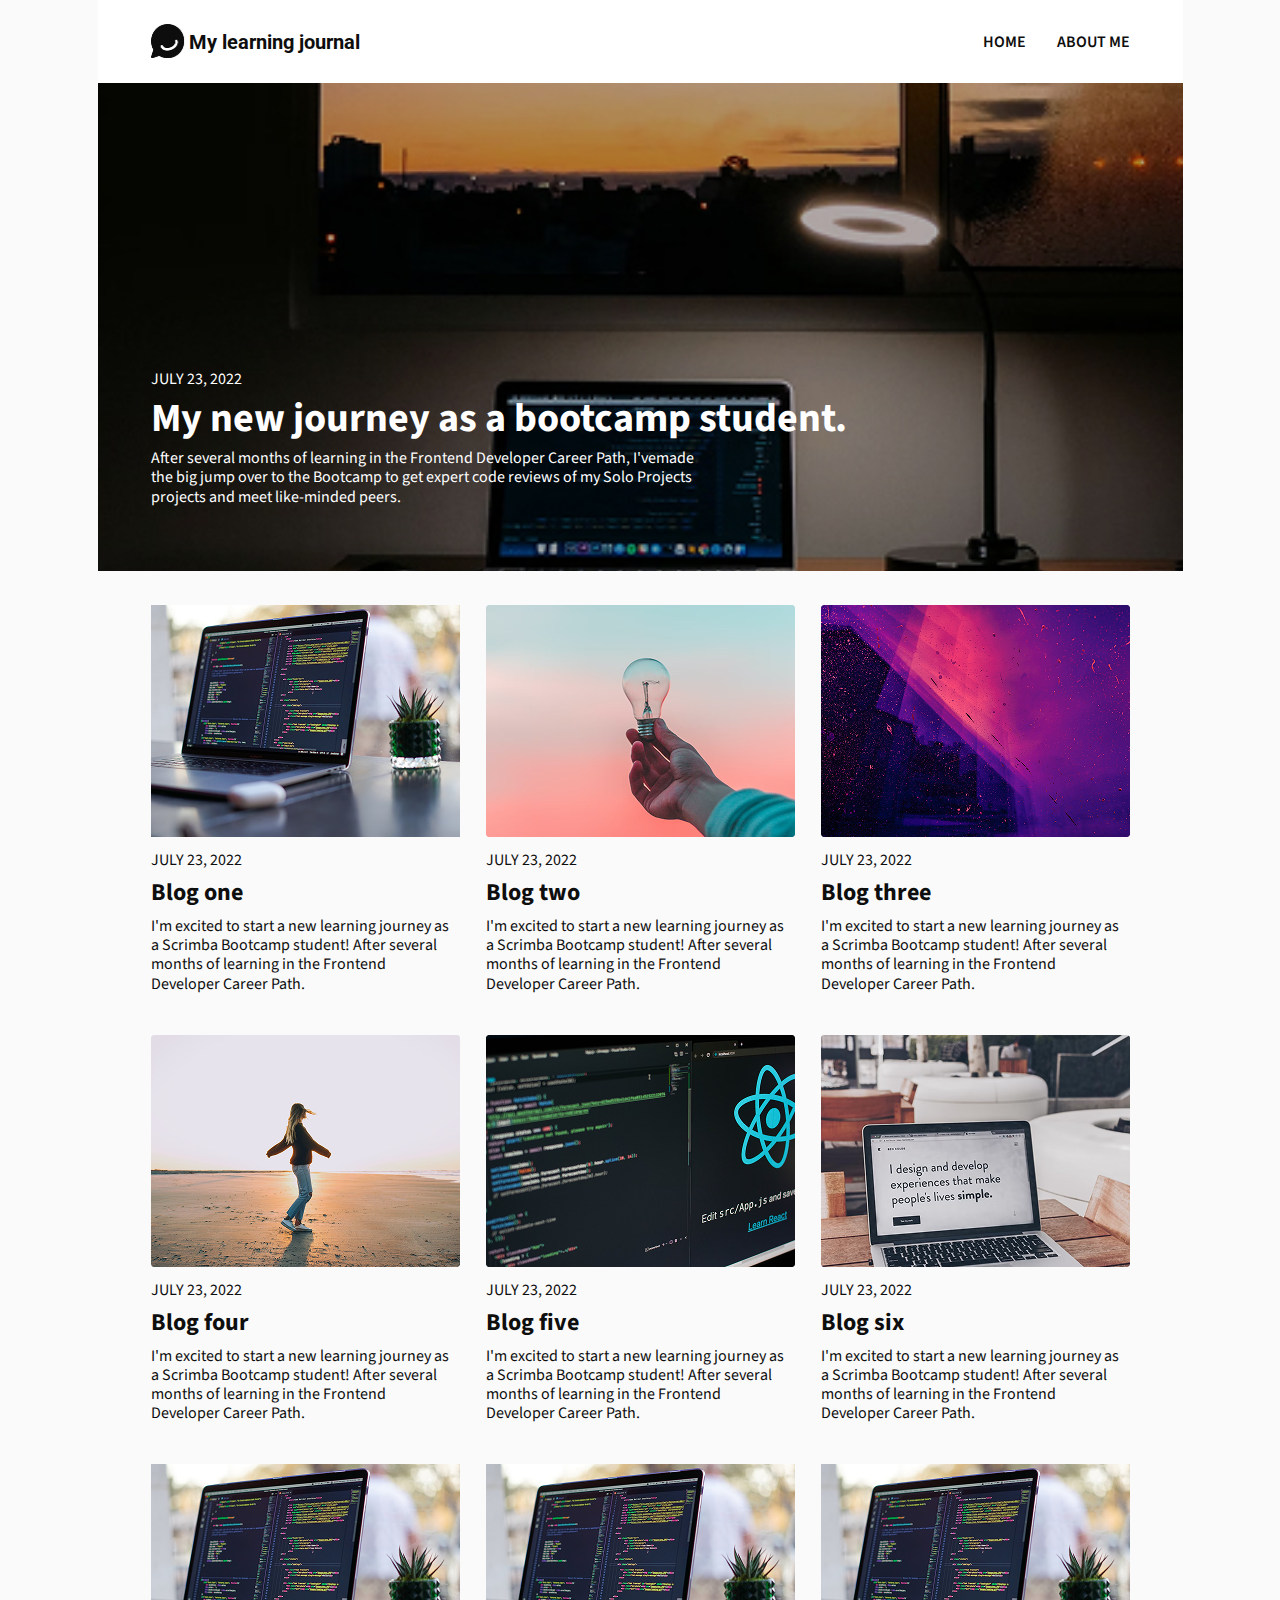
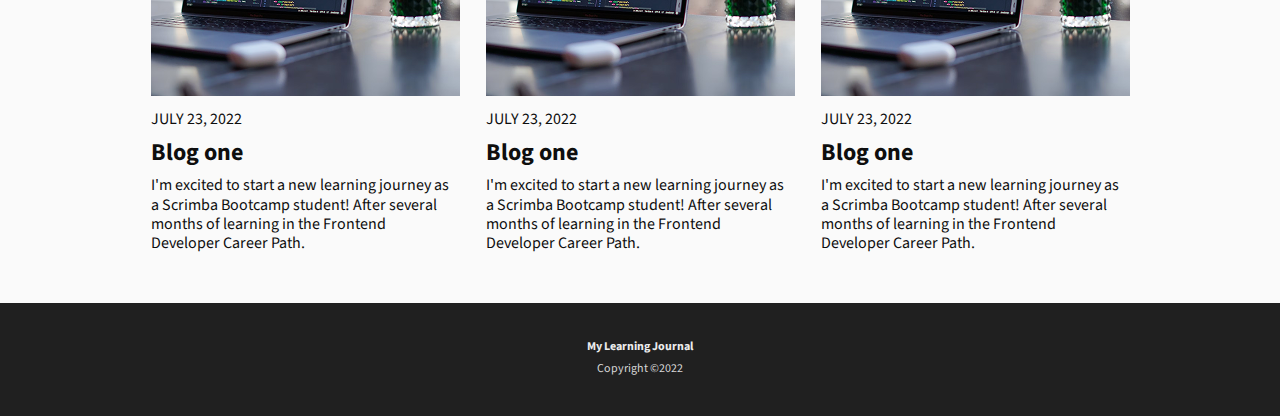
<file: index.html>
<!DOCTYPE html>
<html lang="en">

<head>
    <meta charset="UTF-8">
    <meta name="viewport" content="width=device-width, initial-scale=1.0">
    <!-- Google fonts -->
    <link rel="preconnect" href="https://fonts.googleapis.com">
    <link rel="preconnect" href="https://fonts.gstatic.com" crossorigin>
    <link
        href="https://fonts.googleapis.com/css2?family=Roboto:ital,wght@0,100..900;1,100..900&family=Source+Sans+3:ital,wght@0,200..900;1,200..900&display=swap"
        rel="stylesheet">
    <!-- style -->
    <link rel="stylesheet" href="index.css">
    <title>Learning Journal</title>
</head>

<body>
    <!-- Header -->
    <header class="header flex container">
        <div class="logo-container flex">
            <img src="/assets/logo.png" alt="Learning journal logo." class="logo">
            <span class="logo-title">My learning journal</span>
        </div>
        <nav>
            <ul class="navigation flex" role="list">
                <li>
                    <a href="index.html">Home</a>
                </li>
                <li>
                    <a href="about.html">About Me</a>
                </li>
            </ul>
        </nav>
    </header>
    <!-- Hero section -->
    <section class="hero">
        <img src="assets/hero.jpg"
            alt="A dark workspace featuring a laptop with code on the screen, a ring desk lamp, and a window view of a city at twilight.">

        <article class="container hero-post">
            <a href="blog.html">
                <p class="hero-article-date">JULY 23, 2022</p>
                <h1 class="hero-article-title">My new journey as a bootcamp student.</h1>
                <p class="hero-article-preview">
                    After several months of learning in the Frontend Developer Career Path, I'vemade the big jump over
                    to
                    the Bootcamp to get expert code reviews of my Solo Projects projects and
                    meet like-minded peers.
                </p>
            </a>
        </article>


    </section>

    <!-- Article listing section -->
    <section class="article-listing container grid">
        <article>
            <img src="assets/blog-1.png" alt="A laptop with code on the screen.">
            <p class="article-date">JULY 23, 2022</p>
            <h2 class="article-title">Blog one</h1>
                <p class="article-preview">
                    I'm excited to start a new learning journey as a Scrimba Bootcamp student! After several months of
                    learning in the Frontend Developer Career Path.
                </p>
        </article>

        <article>
            <img src="assets/blog-2.png" alt="A laptop with code on the screen.">
            <p class="article-date">JULY 23, 2022</p>
            <h2 class="article-title">Blog two</h1>
                <p class="article-preview">
                    I'm excited to start a new learning journey as a Scrimba Bootcamp student! After several months of
                    learning in the Frontend Developer Career Path.
                </p>
        </article>

        <article>
            <img src="assets/blog-3.png" alt="A laptop with code on the screen.">
            <p class="article-date">JULY 23, 2022</p>
            <h2 class="article-title">Blog three</h1>
                <p class="article-preview">
                    I'm excited to start a new learning journey as a Scrimba Bootcamp student! After several months of
                    learning in the Frontend Developer Career Path.
                </p>
        </article>

        <article>
            <img src="assets/blog-4.png" alt="A laptop with code on the screen.">
            <p class="article-date">JULY 23, 2022</p>
            <h2 class="article-title">Blog four</h1>
                <p class="article-preview">
                    I'm excited to start a new learning journey as a Scrimba Bootcamp student! After several months of
                    learning in the Frontend Developer Career Path.
                </p>
        </article>

        <article>
            <img src="assets/blog-5.png" alt="A laptop with code on the screen.">
            <p class="article-date">JULY 23, 2022</p>
            <h2 class="article-title">Blog five</h1>
                <p class="article-preview">
                    I'm excited to start a new learning journey as a Scrimba Bootcamp student! After several months of
                    learning in the Frontend Developer Career Path.
                </p>
        </article>

        <article>
            <img src="assets/blog-6.png" alt="A laptop with code on the screen.">
            <p class="article-date">JULY 23, 2022</p>
            <h2 class="article-title">Blog six</h1>
                <p class="article-preview">
                    I'm excited to start a new learning journey as a Scrimba Bootcamp student! After several months of
                    learning in the Frontend Developer Career Path.
                </p>
        </article>

        <!-- view more desktop -->
        <article>
            <img src="assets/blog-1.png" alt="A laptop with code on the screen.">
            <p class="article-date">JULY 23, 2022</p>
            <h2 class="article-title">Blog one</h1>
                <p class="article-preview">
                    I'm excited to start a new learning journey as a Scrimba Bootcamp student! After several months of
                    learning in the Frontend Developer Career Path.
                </p>
        </article>

        <article>
            <img src="assets/blog-1.png" alt="A laptop with code on the screen.">
            <p class="article-date">JULY 23, 2022</p>
            <h2 class="article-title">Blog one</h1>
                <p class="article-preview">
                    I'm excited to start a new learning journey as a Scrimba Bootcamp student! After several months of
                    learning in the Frontend Developer Career Path.
                </p>
        </article>

        <article>
            <img src="assets/blog-1.png" alt="A laptop with code on the screen.">
            <p class="article-date">JULY 23, 2022</p>
            <h2 class="article-title">Blog one</h1>
                <p class="article-preview">
                    I'm excited to start a new learning journey as a Scrimba Bootcamp student! After several months of
                    learning in the Frontend Developer Career Path.
                </p>
        </article>
    </section>

    <footer class="footer">
        <h3>My Learning Journal</h3>
        <span>Copyright ©2022</span>
    </footer>

</body>

</html>
</file>
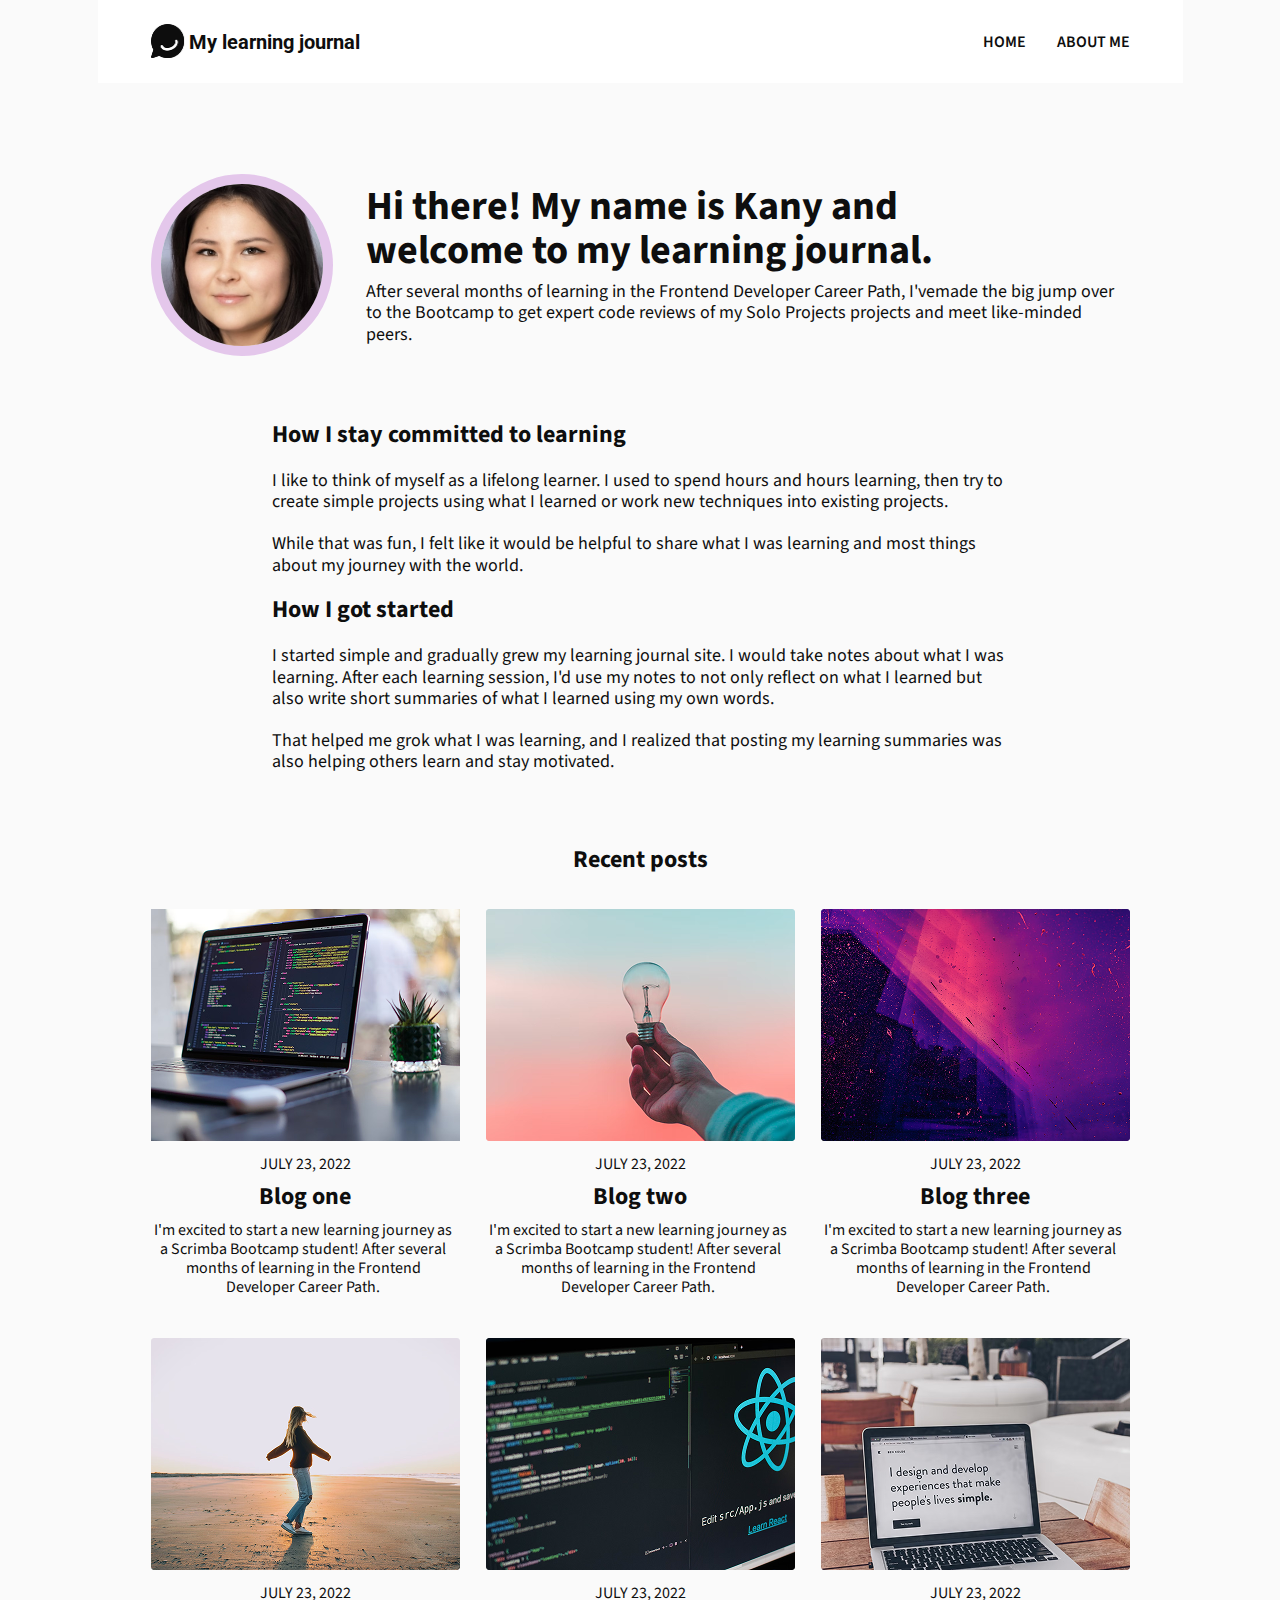
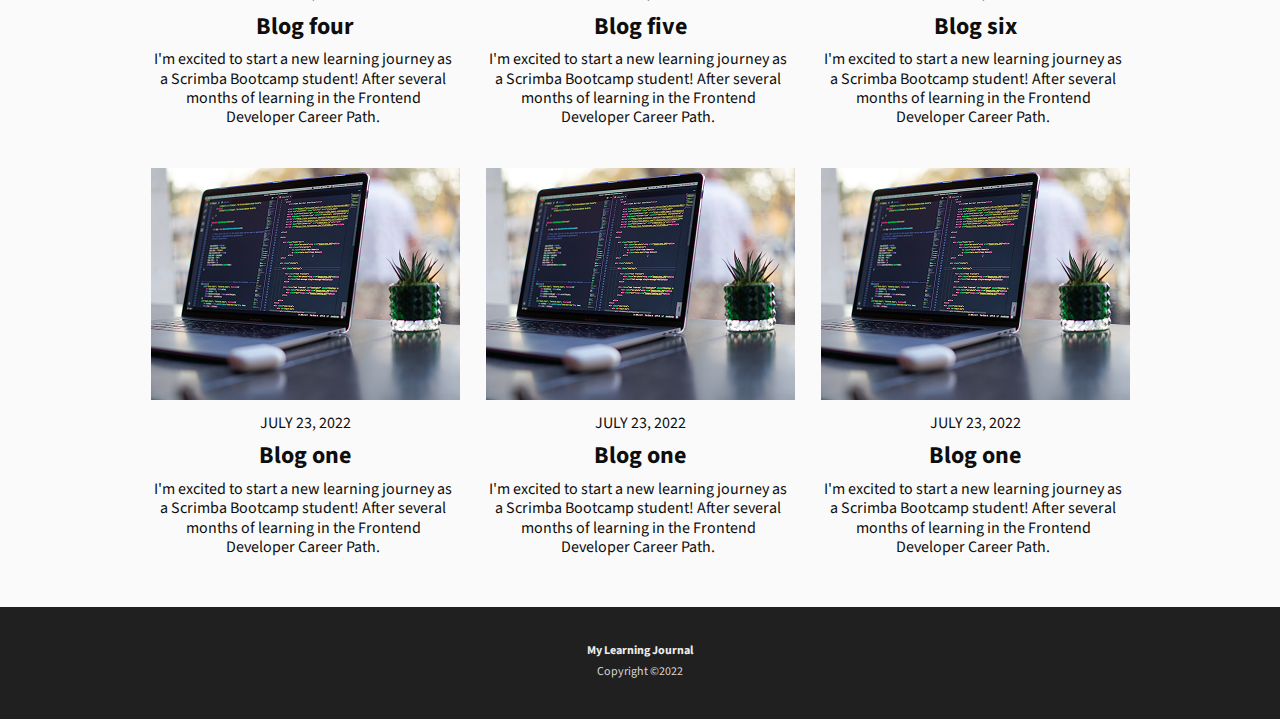
<file: about.html>
<!DOCTYPE html>
<html lang="en">

<head>
    <meta charset="UTF-8">
    <meta name="viewport" content="width=device-width, initial-scale=1.0">
    <!-- Google fonts -->
    <link rel="preconnect" href="https://fonts.googleapis.com">
    <link rel="preconnect" href="https://fonts.gstatic.com" crossorigin>
    <link
        href="https://fonts.googleapis.com/css2?family=Roboto:ital,wght@0,100..900;1,100..900&family=Source+Sans+3:ital,wght@0,200..900;1,200..900&display=swap"
        rel="stylesheet">
    <!-- style -->
    <link rel="stylesheet" href="index.css">
    <title>Learning Journal</title>
</head>

<body>
    <!-- Header -->
    <header class="header flex container">
        <div class="logo-container flex">
            <img src="/assets/logo.png" alt="Learning journal logo." class="logo">
            <span class="logo-title">My learning journal</span>
        </div>
        <nav>
            <ul class="navigation flex" role="list">
                <li>
                    <a href="index.html">Home</a>
                </li>
                <li>
                    <a href="about.html">About Me</a>
                </li>
            </ul>
        </nav>
    </header>
    <!-- Blog main section -->
    <section class="blog about container">

        <article class="blog-main">

            <div class="about-intro">
                <img src="assets/ava.jpg" alt="Kany's avatar image.">
                <div>
                    <h1 class="hero-article-title">Hi there! My name is Kany and welcome to my learning journal.</h1>
                    <p class="hero-article-preview">
                        After several months of learning in the Frontend Developer Career Path, I'vemade the big jump
                        over
                        to
                        the Bootcamp to get expert code reviews of my Solo Projects projects and
                        meet like-minded peers.
                    </p>
                </div>

            </div>

            <div class="blog-text blog-container">
                <h2>How I stay committed to learning</h2>
                <p>
                    I like to think of myself as a lifelong learner. I used to spend hours and hours learning, then try
                    to
                    create simple projects using what I learned or work new techniques into existing projects.
                </p>
                <p>
                    While that was fun, I felt like it would be helpful to share what I was learning and most things
                    about
                    my journey with the world.
                </p>

                <h2>How I got started</h2>
                <p>
                    I started simple and gradually grew my learning journal site. I would take notes about what I was
                    learning. After each learning session, I'd use my notes to not only reflect on what I learned but
                    also
                    write short summaries of what I learned using my own words.
                </p>
                <p>
                    That helped me grok what I was learning, and I realized that posting my learning summaries was also
                    helping others learn and stay motivated.
                </p>

            </div>

        </article>



    </section>

    <!-- Article listing section -->
    <div class="blog-posts">
        <h2>Recent posts</h2>
        <section class="article-listing container grid">

            <article>
                <img src="assets/blog-1.png" alt="A laptop with code on the screen.">
                <p class="article-date">JULY 23, 2022</p>
                <h2 class="article-title">Blog one</h1>
                    <p class="article-preview">
                        I'm excited to start a new learning journey as a Scrimba Bootcamp student! After several months
                        of
                        learning in the Frontend Developer Career Path.
                    </p>
            </article>

            <article>
                <img src="assets/blog-2.png" alt="A laptop with code on the screen.">
                <p class="article-date">JULY 23, 2022</p>
                <h2 class="article-title">Blog two</h1>
                    <p class="article-preview">
                        I'm excited to start a new learning journey as a Scrimba Bootcamp student! After several months
                        of
                        learning in the Frontend Developer Career Path.
                    </p>
            </article>

            <article>
                <img src="assets/blog-3.png" alt="A laptop with code on the screen.">
                <p class="article-date">JULY 23, 2022</p>
                <h2 class="article-title">Blog three</h1>
                    <p class="article-preview">
                        I'm excited to start a new learning journey as a Scrimba Bootcamp student! After several months
                        of
                        learning in the Frontend Developer Career Path.
                    </p>
            </article>

            <article>
                <img src="assets/blog-4.png" alt="A laptop with code on the screen.">
                <p class="article-date">JULY 23, 2022</p>
                <h2 class="article-title">Blog four</h1>
                    <p class="article-preview">
                        I'm excited to start a new learning journey as a Scrimba Bootcamp student! After several months
                        of
                        learning in the Frontend Developer Career Path.
                    </p>
            </article>

            <article>
                <img src="assets/blog-5.png" alt="A laptop with code on the screen.">
                <p class="article-date">JULY 23, 2022</p>
                <h2 class="article-title">Blog five</h1>
                    <p class="article-preview">
                        I'm excited to start a new learning journey as a Scrimba Bootcamp student! After several months
                        of
                        learning in the Frontend Developer Career Path.
                    </p>
            </article>

            <article>
                <img src="assets/blog-6.png" alt="A laptop with code on the screen.">
                <p class="article-date">JULY 23, 2022</p>
                <h2 class="article-title">Blog six</h1>
                    <p class="article-preview">
                        I'm excited to start a new learning journey as a Scrimba Bootcamp student! After several months
                        of
                        learning in the Frontend Developer Career Path.
                    </p>
            </article>

            <!-- view more desktop -->
            <article>
                <img src="assets/blog-1.png" alt="A laptop with code on the screen.">
                <p class="article-date">JULY 23, 2022</p>
                <h2 class="article-title">Blog one</h1>
                    <p class="article-preview">
                        I'm excited to start a new learning journey as a Scrimba Bootcamp student! After several months
                        of
                        learning in the Frontend Developer Career Path.
                    </p>
            </article>

            <article>
                <img src="assets/blog-1.png" alt="A laptop with code on the screen.">
                <p class="article-date">JULY 23, 2022</p>
                <h2 class="article-title">Blog one</h1>
                    <p class="article-preview">
                        I'm excited to start a new learning journey as a Scrimba Bootcamp student! After several months
                        of
                        learning in the Frontend Developer Career Path.
                    </p>
            </article>

            <article>
                <img src="assets/blog-1.png" alt="A laptop with code on the screen.">
                <p class="article-date">JULY 23, 2022</p>
                <h2 class="article-title">Blog one</h1>
                    <p class="article-preview">
                        I'm excited to start a new learning journey as a Scrimba Bootcamp student! After several months
                        of
                        learning in the Frontend Developer Career Path.
                    </p>
            </article>
        </section>
    </div>

    <footer class="footer">
        <h3>My Learning Journal</h3>
        <span>Copyright ©2022</span>
    </footer>

</body>

</html>
</file>
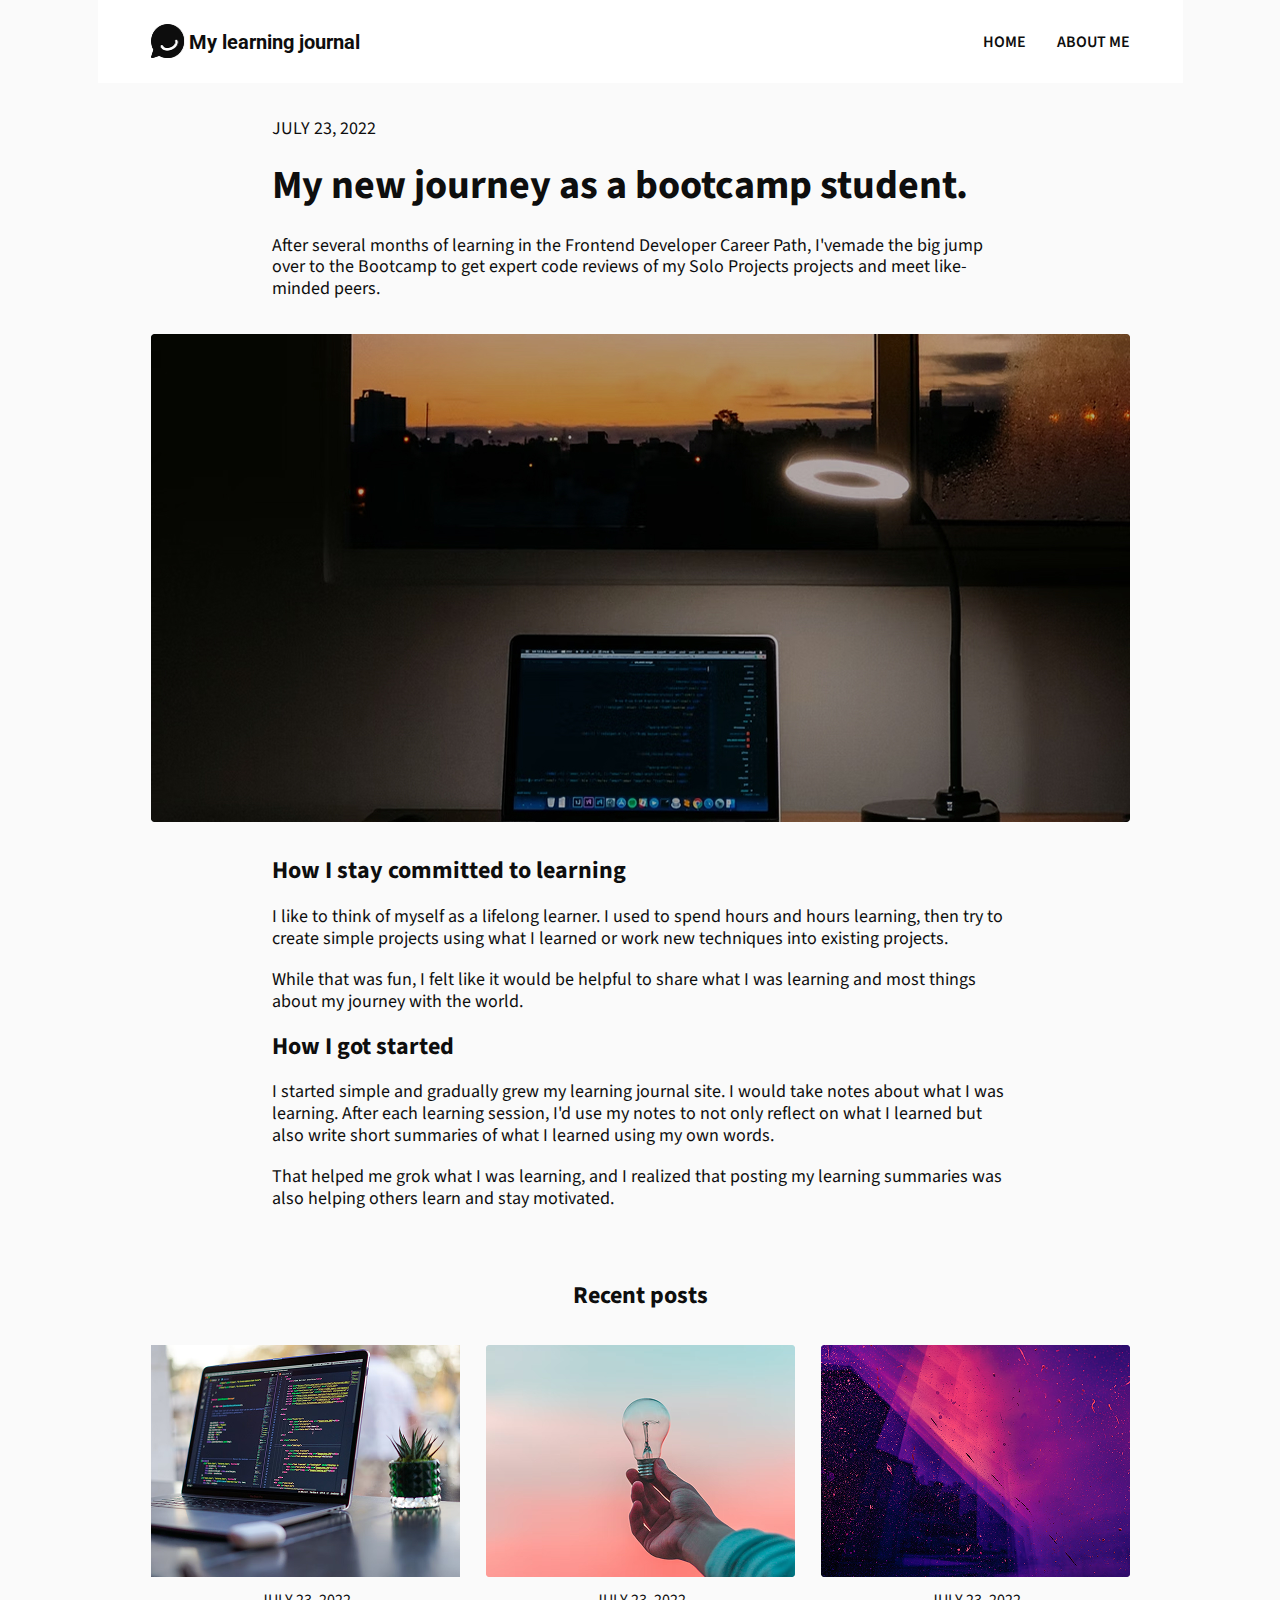
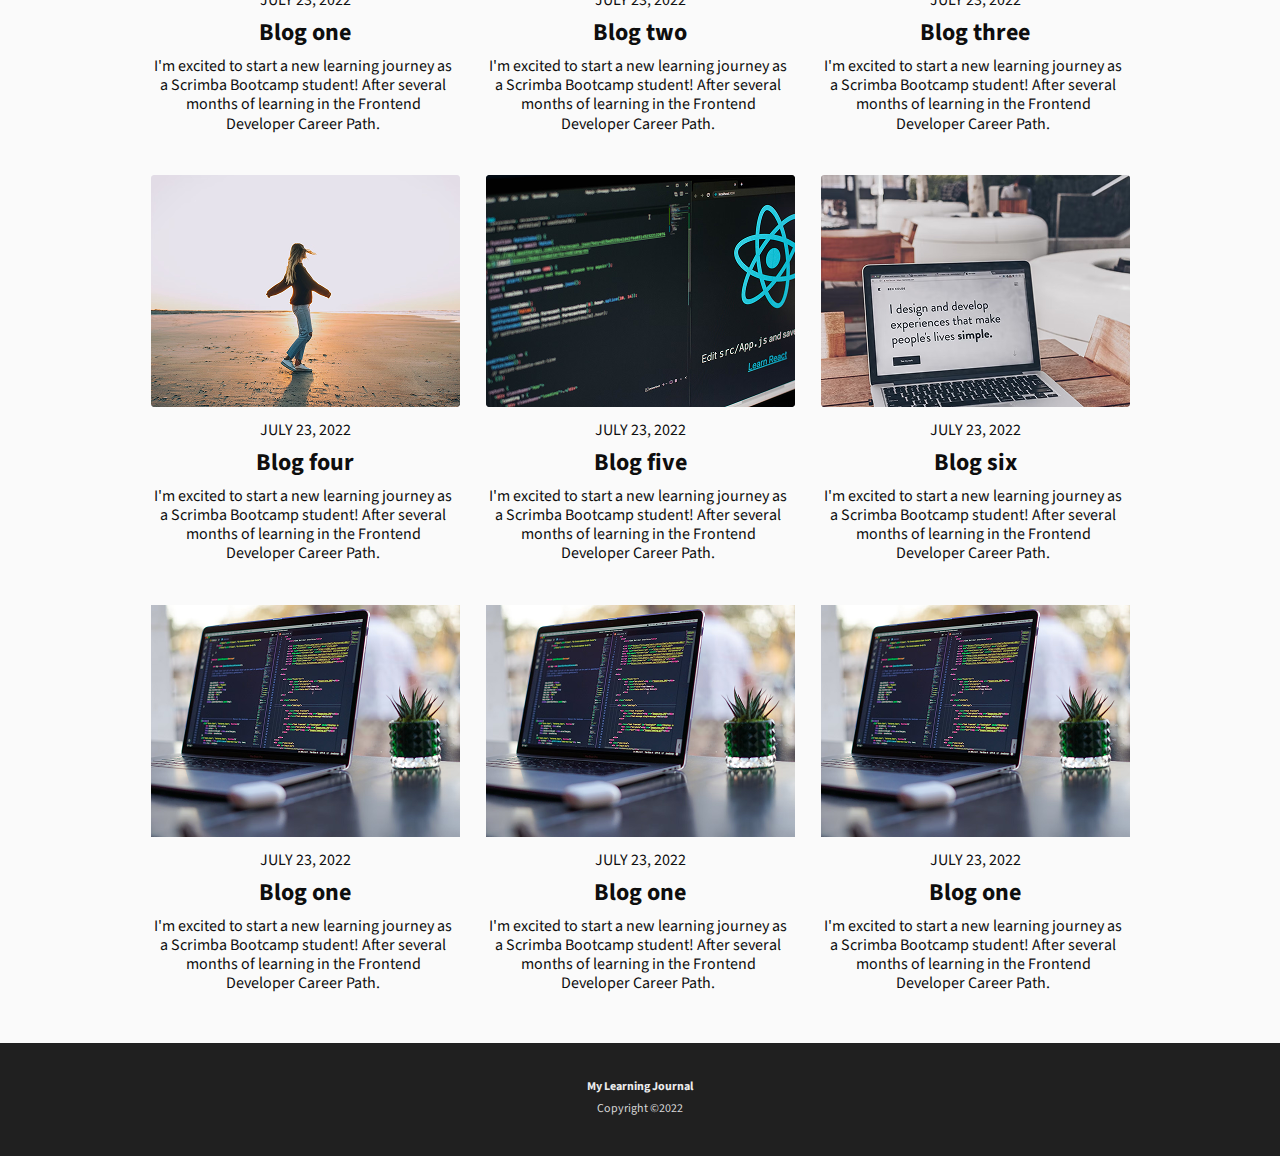
<file: blog.html>
<!DOCTYPE html>
<html lang="en">

<head>
    <meta charset="UTF-8">
    <meta name="viewport" content="width=device-width, initial-scale=1.0">
    <!-- Google fonts -->
    <link rel="preconnect" href="https://fonts.googleapis.com">
    <link rel="preconnect" href="https://fonts.gstatic.com" crossorigin>
    <link
        href="https://fonts.googleapis.com/css2?family=Roboto:ital,wght@0,100..900;1,100..900&family=Source+Sans+3:ital,wght@0,200..900;1,200..900&display=swap"
        rel="stylesheet">
    <!-- style -->
    <link rel="stylesheet" href="index.css">
    <title>Learning Journal</title>
</head>

<body>
    <!-- Header -->
    <header class="header flex container">
        <div class="logo-container flex">
            <img src="/assets/logo.png" alt="Learning journal logo." class="logo">
            <span class="logo-title">My learning journal</span>
        </div>
        <nav>
            <ul class="navigation flex" role="list">
                <li>
                    <a href="index.html">Home</a>
                </li>
                <li>
                    <a href="about.html">About Me</a>
                </li>
            </ul>
        </nav>
    </header>
    <!-- Blog main section -->
    <section class="blog container">

        <article class="blog-main">

            <div class="blog-intro blog-container">
                <p class="hero-article-date">JULY 23, 2022</p>
                <h1 class="hero-article-title">My new journey as a bootcamp student.</h1>
                <p class="hero-article-preview">
                    After several months of learning in the Frontend Developer Career Path, I'vemade the big jump over
                    to
                    the Bootcamp to get expert code reviews of my Solo Projects projects and
                    meet like-minded peers.
                </p>
            </div>

            <img src="assets/blog-main.jpg"
                alt="A dark workspace featuring a laptop with code on the screen, a ring desk lamp, and a window view of a city at twilight.">


            <div class="blog-text blog-container">
                <h2>How I stay committed to learning</h2>
                <p>
                    I like to think of myself as a lifelong learner. I used to spend hours and hours learning, then try
                    to
                    create simple projects using what I learned or work new techniques into existing projects.
                </p>
                <p>
                    While that was fun, I felt like it would be helpful to share what I was learning and most things
                    about
                    my journey with the world.
                </p>

                <h2>How I got started</h2>
                <p>
                    I started simple and gradually grew my learning journal site. I would take notes about what I was
                    learning. After each learning session, I'd use my notes to not only reflect on what I learned but
                    also
                    write short summaries of what I learned using my own words.
                </p>
                <p>
                    That helped me grok what I was learning, and I realized that posting my learning summaries was also
                    helping others learn and stay motivated.
                </p>

            </div>

        </article>



    </section>

    <!-- Article listing section -->
    <div class="blog-posts">
        <h2>Recent posts</h2>
        <section class="article-listing container grid">

            <article>
                <img src="assets/blog-1.png" alt="A laptop with code on the screen.">
                <p class="article-date">JULY 23, 2022</p>
                <h2 class="article-title">Blog one</h1>
                    <p class="article-preview">
                        I'm excited to start a new learning journey as a Scrimba Bootcamp student! After several months
                        of
                        learning in the Frontend Developer Career Path.
                    </p>
            </article>

            <article>
                <img src="assets/blog-2.png" alt="A laptop with code on the screen.">
                <p class="article-date">JULY 23, 2022</p>
                <h2 class="article-title">Blog two</h1>
                    <p class="article-preview">
                        I'm excited to start a new learning journey as a Scrimba Bootcamp student! After several months
                        of
                        learning in the Frontend Developer Career Path.
                    </p>
            </article>

            <article>
                <img src="assets/blog-3.png" alt="A laptop with code on the screen.">
                <p class="article-date">JULY 23, 2022</p>
                <h2 class="article-title">Blog three</h1>
                    <p class="article-preview">
                        I'm excited to start a new learning journey as a Scrimba Bootcamp student! After several months
                        of
                        learning in the Frontend Developer Career Path.
                    </p>
            </article>

            <article>
                <img src="assets/blog-4.png" alt="A laptop with code on the screen.">
                <p class="article-date">JULY 23, 2022</p>
                <h2 class="article-title">Blog four</h1>
                    <p class="article-preview">
                        I'm excited to start a new learning journey as a Scrimba Bootcamp student! After several months
                        of
                        learning in the Frontend Developer Career Path.
                    </p>
            </article>

            <article>
                <img src="assets/blog-5.png" alt="A laptop with code on the screen.">
                <p class="article-date">JULY 23, 2022</p>
                <h2 class="article-title">Blog five</h1>
                    <p class="article-preview">
                        I'm excited to start a new learning journey as a Scrimba Bootcamp student! After several months
                        of
                        learning in the Frontend Developer Career Path.
                    </p>
            </article>

            <article>
                <img src="assets/blog-6.png" alt="A laptop with code on the screen.">
                <p class="article-date">JULY 23, 2022</p>
                <h2 class="article-title">Blog six</h1>
                    <p class="article-preview">
                        I'm excited to start a new learning journey as a Scrimba Bootcamp student! After several months
                        of
                        learning in the Frontend Developer Career Path.
                    </p>
            </article>

            <!-- view more desktop -->
            <article>
                <img src="assets/blog-1.png" alt="A laptop with code on the screen.">
                <p class="article-date">JULY 23, 2022</p>
                <h2 class="article-title">Blog one</h1>
                    <p class="article-preview">
                        I'm excited to start a new learning journey as a Scrimba Bootcamp student! After several months
                        of
                        learning in the Frontend Developer Career Path.
                    </p>
            </article>

            <article>
                <img src="assets/blog-1.png" alt="A laptop with code on the screen.">
                <p class="article-date">JULY 23, 2022</p>
                <h2 class="article-title">Blog one</h1>
                    <p class="article-preview">
                        I'm excited to start a new learning journey as a Scrimba Bootcamp student! After several months
                        of
                        learning in the Frontend Developer Career Path.
                    </p>
            </article>

            <article>
                <img src="assets/blog-1.png" alt="A laptop with code on the screen.">
                <p class="article-date">JULY 23, 2022</p>
                <h2 class="article-title">Blog one</h1>
                    <p class="article-preview">
                        I'm excited to start a new learning journey as a Scrimba Bootcamp student! After several months
                        of
                        learning in the Frontend Developer Career Path.
                    </p>
            </article>
        </section>
    </div>

    <footer class="footer">
        <h3>My Learning Journal</h3>
        <span>Copyright ©2022</span>
    </footer>

</body>

</html>
</file>
<file: index.css>
/* ------------------------ */
/* Custom Properties        */
/* ------------------------ */
:root {
    /* colors */
    --clr-primary: #0E0E0E;
    --clr-dark: #202020;
    --clr-secondary: #FFFFFF;
    --clr-lightGray: #ECECEC;
    --clr-gray: #D7D7D7;


    /* font families */
    --ff-logo: "Roboto", sans-serif;
    --ff-serif: "Source Sans 3", sans-serif;

}


/* ------------------------ */
/* Reset                    */
/* ------------------------ */

/* Box sizing */

*,
*::before,
*::after {
    box-sizing: border-box;
}

html {
    font-size: 16px;
}

/* set up the body */
body {
    font-family: var(--ff-serif);
    color: var(--clr-primary);
    line-height: 1.5;
    min-height: 100vh;
    overflow-x: hidden;
}

/* Remove default margin in favour of better control in authored CSS */
body,
h1,
h2,
h3,
h4,
p,
a,
ul {
    margin: 0;
}

/* Balance text wrapping on headings */
h1,
h2,
h3,
h4 {
    text-wrap: balance;
}

/* Remove list styles on ul, ol elements with a list role, which suggests default styling will be removed */
ul[role='list'],
ol[role='list'] {
    list-style: none;
}

/* A elements that don't have a class get default styles */
a:not([class]) {
    text-decoration-skip-ink: auto;
    color: currentColor;
}

/* make images easy to work with */
img {
    width: 100%;
    display: block;
    object-fit: cover;
}

h1 {
    line-height: 1.1;
}

h2,
h3,
p {
    line-height: 1.2;
}

a {
    text-decoration: none;
}

a:focus,
a:hover {
    text-decoration: underline;
}

/* remove animations for people who've turned them off */
@media (prefers-reduced-motion: reduce) {

    *,
    *::before,
    *::after {
        animation-duration: 0.01ms !important;
        animation-iteration-count: 1 !important;
        transition-duration: 0.01ms !important;
        scroll-behavior: auto !important;
    }
}


/* ------------------------ */
/* Utility classes          */
/* ------------------------ */

.flex {
    display: flex;
    /* gap: var(--gap, 1rem); */
}

.grid {
    display: grid;
    /* gap: var(--gap, 1rem); */
}

.container {
    padding-inline: 1.25em;
    margin-inline: auto;
    max-width: 67.813rem;
}

@media(min-width: 680px) {
    .container {
        padding-inline: 3.313em;
    }
}

.sr-only {
    position: absolute;
    width: 1px;
    height: 1px;
    padding: 0;
    margin: -1px;
    overflow: hidden;
    clip: rect(0, 0, 0, 0);
    white-space: nowrap;
    /* added line */
    border: 0;
}


/* colors */
.bg-dark {
    background-color: var(--clr-dark);
}

.text-primary {
    color: var(--clr-primary);
}

.text-secondary {
    color: var(--clr-secondary);
}

.text-dark {
    color: var(--clr-dark);
}

.text-lightGray {
    color: var(--clr-lightGray);
}

.text-gray {
    color: var(--clr-gray);
}


/*header */
.header {
    justify-content: space-between;
    align-items: center;
    height: 59px;
    background-color: white;
}

.logo-container {
    align-items: center;
}

.logo {
    width: 1.448rem;
    height: 1.448rem;
}

.logo-title {
    font-size: clamp(0.875rem, 0.6436rem + 0.8942vw, 1.25rem);
    font-family: var(--ff-logo);
    font-weight: 700;
    margin-left: 0.193em;

}

.header a {
    font-weight: 600;
    font-size: clamp(0.75rem, 0.5958rem + 0.5961vw, 1rem);
    text-transform: uppercase;
}

.navigation a:last-child {
    margin-left: 1.938em;
}

@media (min-width: 40rem) {
    .header {
        height: 83px;
    }

    .logo {
        width: 2.141rem;
        height: 2.141rem;
    }

}

/* -------------------Home------------------- */

/* hero */
.hero {
    height: clamp(18.313rem, 10.793rem + 29.061vw, 30.5rem);
    max-width: 1085px;
    position: relative;
    margin: 0 auto;
}

.hero img {
    height: 100%;
}

.hero-post {
    position: absolute;
    top: clamp(5rem, -2.983rem + 30.851vw, 17.938rem);
    color: white;
}

.hero-article-title {
    font-size: clamp(2rem, 1.6915rem + 1.1923vw, 2.5rem);
    margin-bottom: 0.5rem;
}

.hero-article-date {
    font-size: clamp(0.75rem, 0.5958rem + 0.5961vw, 1rem);
    margin-bottom: 0.5rem;
}


@media (min-width: 900px) {
    .hero img {
        object-position: 50% 1%;
    }

    .hero-article-preview {
        margin-right: 26rem;
    }
}

/* article listing */
.article-listing {
    justify-items: center;
    margin-top: 34px;
    row-gap: 41px;
    margin-bottom: 50px;
}

.article-listing article {
    width: 100%;
    min-height: 23rem;
}

.article-listing img {
    height: 232px;
    margin-bottom: 14px;
    object-fit: cover;
}

.article-date,
.article-title {
    margin-bottom: 9px;
}

.article-preview {
    padding-right: 4px;
}

@media (min-width: 740px) {
    .article-listing {
        grid-template-columns: repeat(2, 1fr);
        column-gap: 26px;
    }

}

@media (min-width: 900px) {

    .article-listing article {
        width: 400px;
    }
}

@media (min-width: 1000px) {
    .article-listing {
        grid-template-columns: repeat(3, 1fr);
    }

    .article-listing article {
        width: 280px;
    }
}

@media (min-width: 1080px) {
    .article-listing article {
        width: 309px;
    }
}


/* footer */

.footer {
    background-color: #202020;
    color: #ECECEC;
    padding: 37px 0;
    text-align: center;
}

.footer h3,
.footer span {
    font-size: 12px;
}

.footer span {
    color: #D7D7D7;
}


/* -------------------Blog------------------- */
.blog {
    margin: 35px auto;
}


.blog-main {
    width: 100%;
    font-size: 16px;
    margin-bottom: clamp(3.188rem, 2.339rem + 3.279vw, 4.563rem);
}

.blog-main .hero-article-preview {
    margin: 15px 0 35px 0;
    margin-top: clamp(0.938rem, 0.475rem + 1.788vw, 1.688rem);
    margin-right: 0;
    margin-bottom: 35px;
}

.blog-main .hero-article-date {
    margin-bottom: clamp(1rem, 0.692rem + 1.192vw, 1.5rem);
}


.blog-text h2,
.blog-text p {
    margin-bottom: 20px;
}

.blog-main div h2 {
    font-size: clamp(1rem, 0.6915rem + 1.1923vw, 1.5rem);
}

.blog-main div p {
    font-size: clamp(1rem, 0.9229rem + 0.2981vw, 1.125rem);
}


.blog-main img {
    height: clamp(11.938rem, 0.485rem + 44.262vw, 30.5rem);
    border-radius: 3px;
    margin-bottom: 35px;
}

@media (min-width: 1080px) {
    .blog-container {
        padding-inline: 121px;
    }
}

/* blog posts */
.blog-posts {
    text-align: center;
}

.blog-posts h2 {
    font-size: clamp(1rem, 0.6915rem + 1.1923vw, 1.5rem);
}



/* --------------About---------------- */
.about img {
    width: 182px;
    height: 182px;
    border-radius: 50%;
    border: 10px solid rgba(214, 135, 234, 0.47);
    filter: grayscale(20%);
}

@media (min-width: 1000px) {


    .about-intro {
        display: flex;
        align-items: center;
        margin: 91px 0 65px 0;
    }

    .about img {
        margin-bottom: 0;
        min-height: 182px;
        min-width: 182px;
        margin-right: 33px;
    }

    .about-intro .hero-article-preview {
        margin: 0;
    }
}

body {
    background-color: #FAFAFA;
}
</file>
